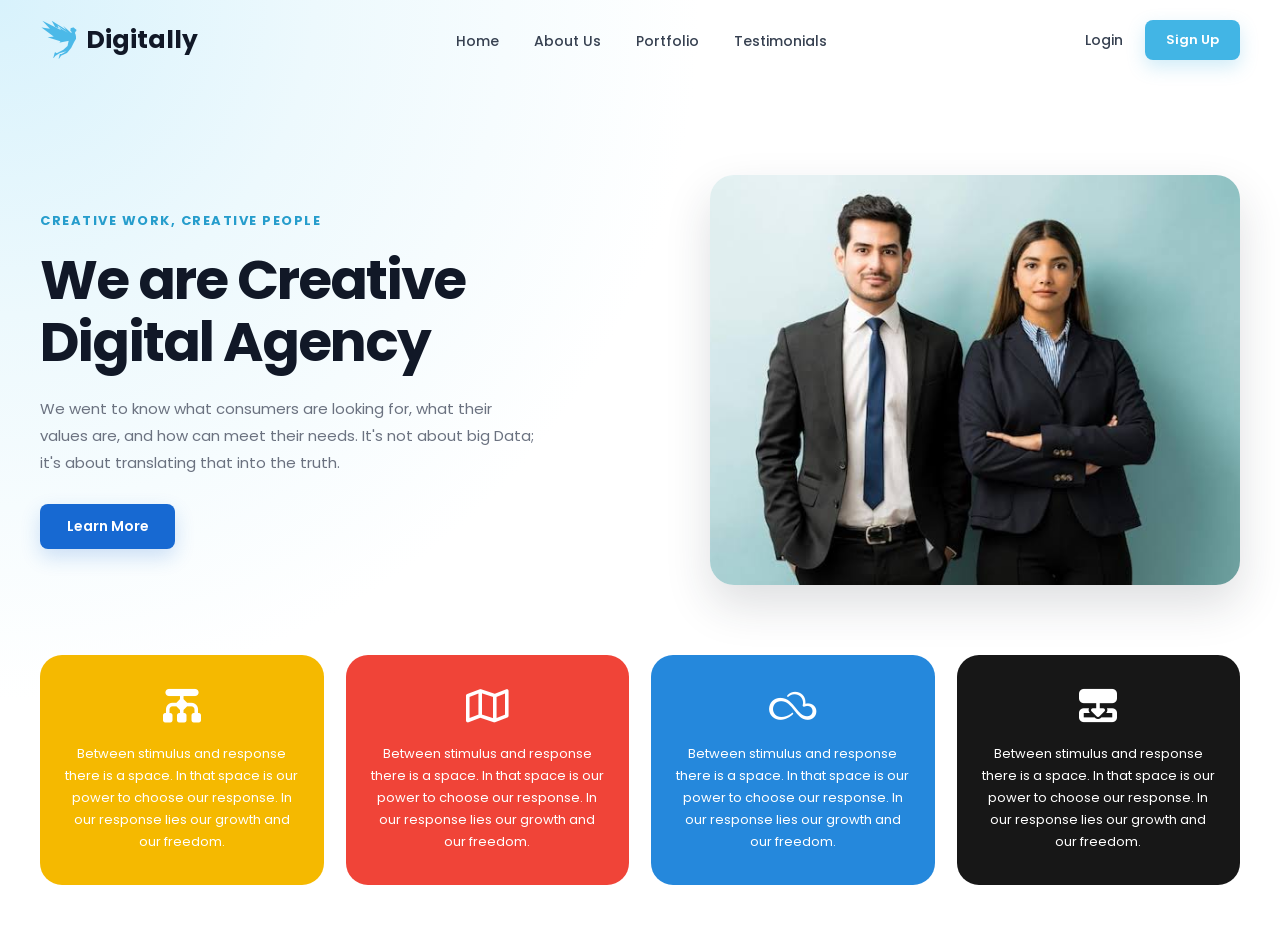
<file: Landing Page/index.html>
<!doctype html>
<html lang="en">
  <head>
    <meta charset="UTF-8" />
    <meta name="viewport" content="width=device-width, initial-scale=1.0" />
    <title>Web-p1</title>
    <link rel="stylesheet" href="style.css" />
    <link
      rel="stylesheet"
      href="https://cdnjs.cloudflare.com/ajax/libs/font-awesome/6.7.2/css/all.min.css"/>
    <link rel="preconnect" href="https://fonts.googleapis.com" />
    <link rel="preconnect" href="https://fonts.gstatic.com" crossorigin />
    <link
      href="https://fonts.googleapis.com/css2?family=Poppins:ital,wght@0,100;0,200;0,300;0,400;0,500;0,600;0,700;0,800;0,900;1,100;1,200;1,300;1,400;1,500;1,600;1,700;1,800;1,900&display=swap"
      rel="stylesheet"
    />
  </head>
  <body>
    <nav>
      <div class="brand">
        <i class="fa-brands fa-studiovinari"></i>
        <h2 class="heading">Digitally</h2>
      </div>
      <ul class="main">
        <li><a href="#">Home</a></li>
        <li><a href="#">About Us</a></li>
        <li><a href="#">Portfolio</a></li>
        <li><a href="#">Testimonials</a></li>
      </ul>
      <div class="button">
        <a class="login" href="#">Login</a>
        <button class="sign"><a href="#">Sign Up</a></button>
      </div>
    </nav>
    <div class="section">
      <div class="text-content">
        <p class="creative-work">CREATIVE WORK, CREATIVE PEOPLE</p>
        <h1 class="digital-agency">We are Creative Digital Agency</h1>
        <p class="description">
          We went to know what consumers are looking for, what their values are,
          and how can meet their needs. It's not about big Data; it's about
          translating that into the truth.
        </p>
        <button class="learn">Learn More</button>
      </div>
      <div class="img-content">
        <img class="img" src="business.jpg" alt="" />
      </div>
    </div>
    <div class="menu-row">
      <div class="menu-col">
        <div class="yellow-box">
          <i class="fa-solid fa-chart-diagram"></i>
          <p>
            Between stimulus and response there is a space. In that space is our
            power to choose our response. In our response lies our growth and
            our freedom.
          </p>
        </div>
        <div class="red-box">
          <i class="fa-regular fa-map"></i>
          <p>
            Between stimulus and response there is a space. In that space is our
            power to choose our response. In our response lies our growth and
            our freedom.
          </p>
        </div>
        <div class="blue-box">
          <i class="fa-brands fa-skyatlas"></i>
          <p>
            Between stimulus and response there is a space. In that space is our
            power to choose our response. In our response lies our growth and
            our freedom.
          </p>
        </div>
        <div class="black-box">
          <i class="fa-solid fa-diagram-next"></i>
          <p>
            Between stimulus and response there is a space. In that space is our
            power to choose our response. In our response lies our growth and
            our freedom.
          </p>
        </div>
      </div>
    </div>
  </body>
</html>
</file>
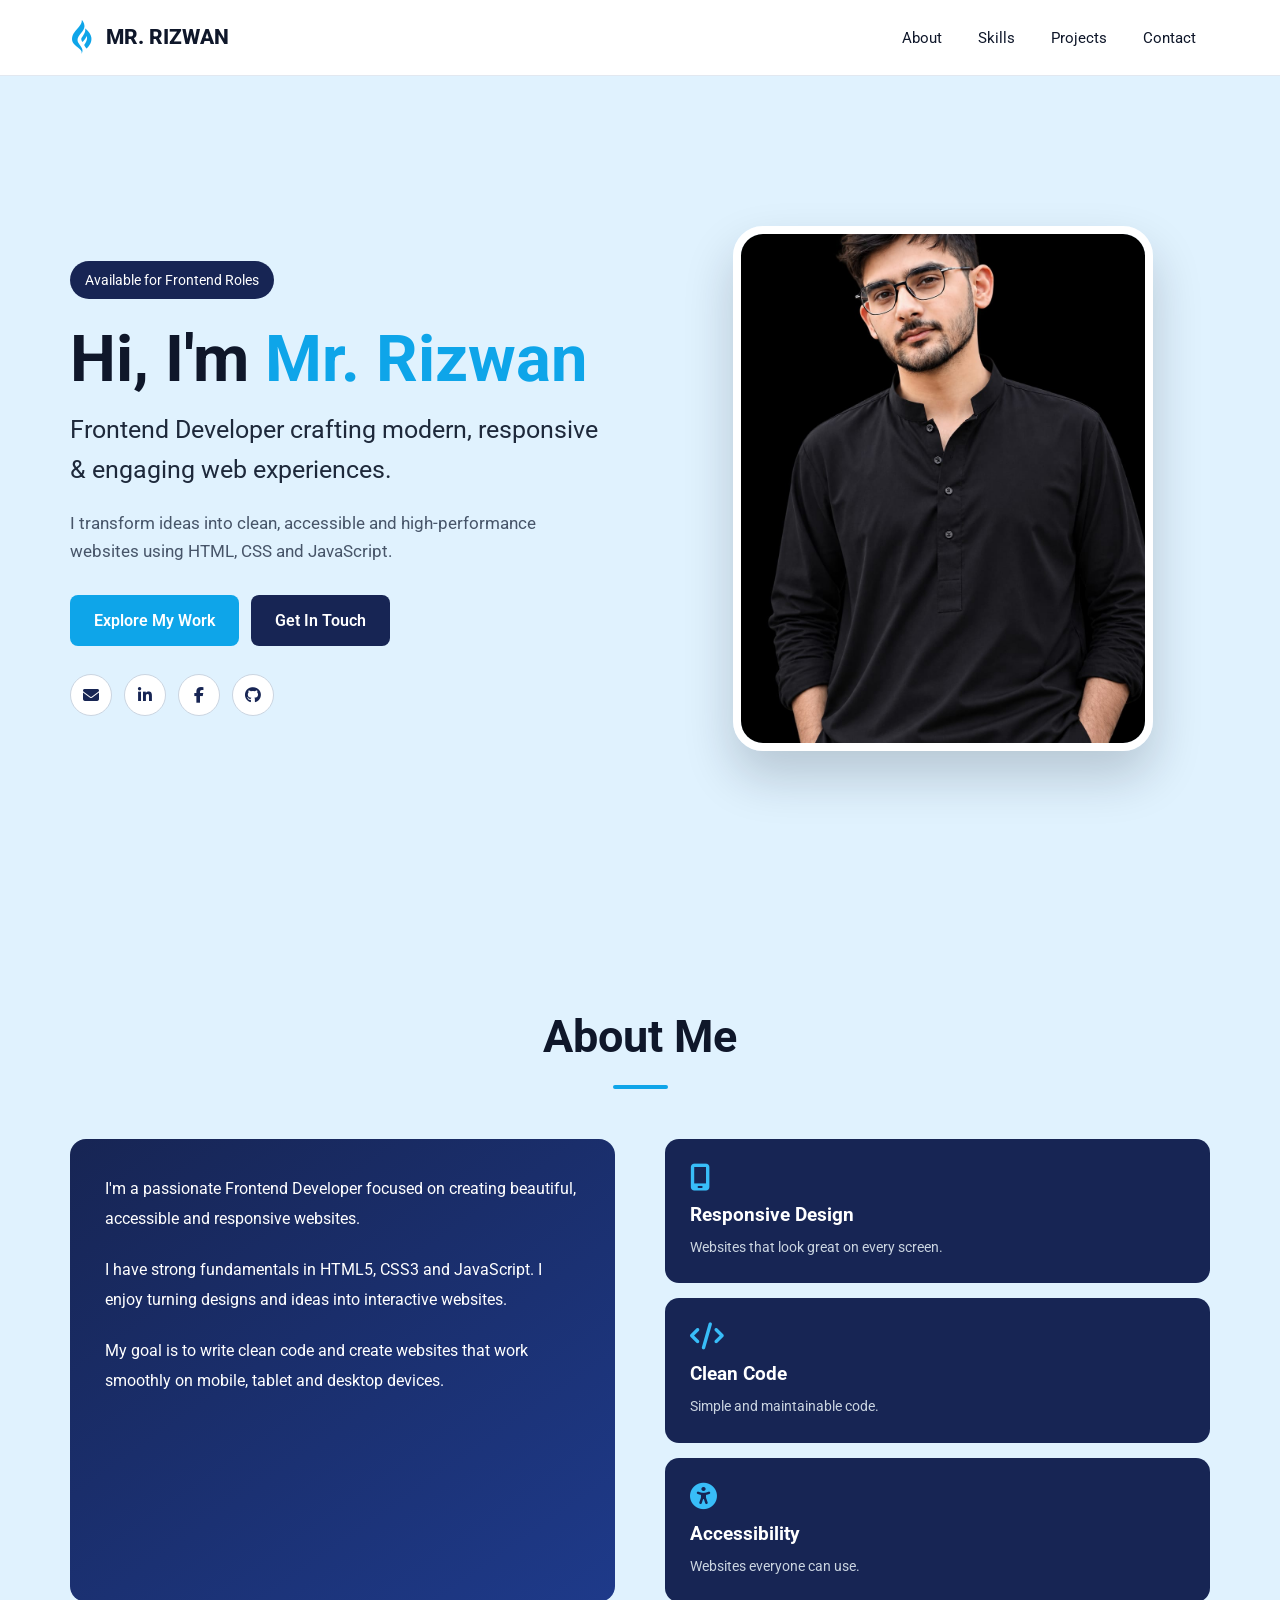
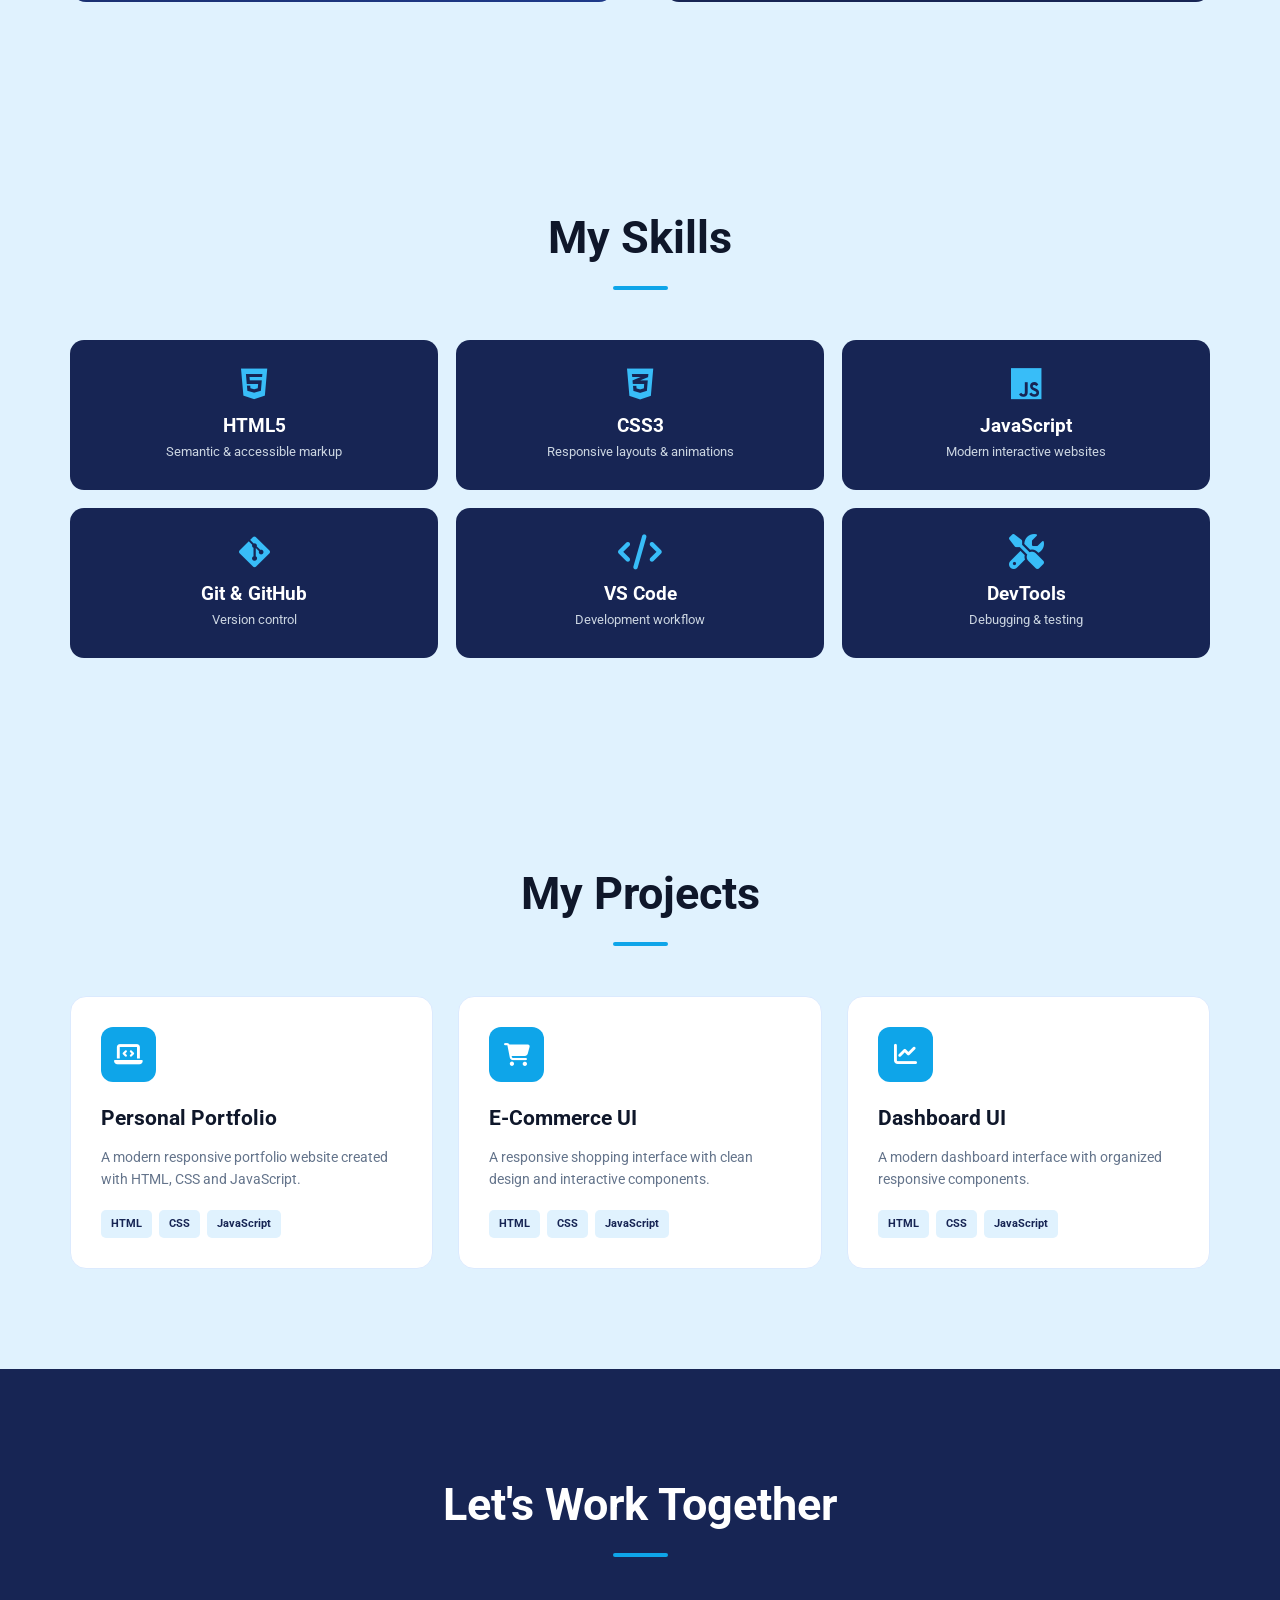
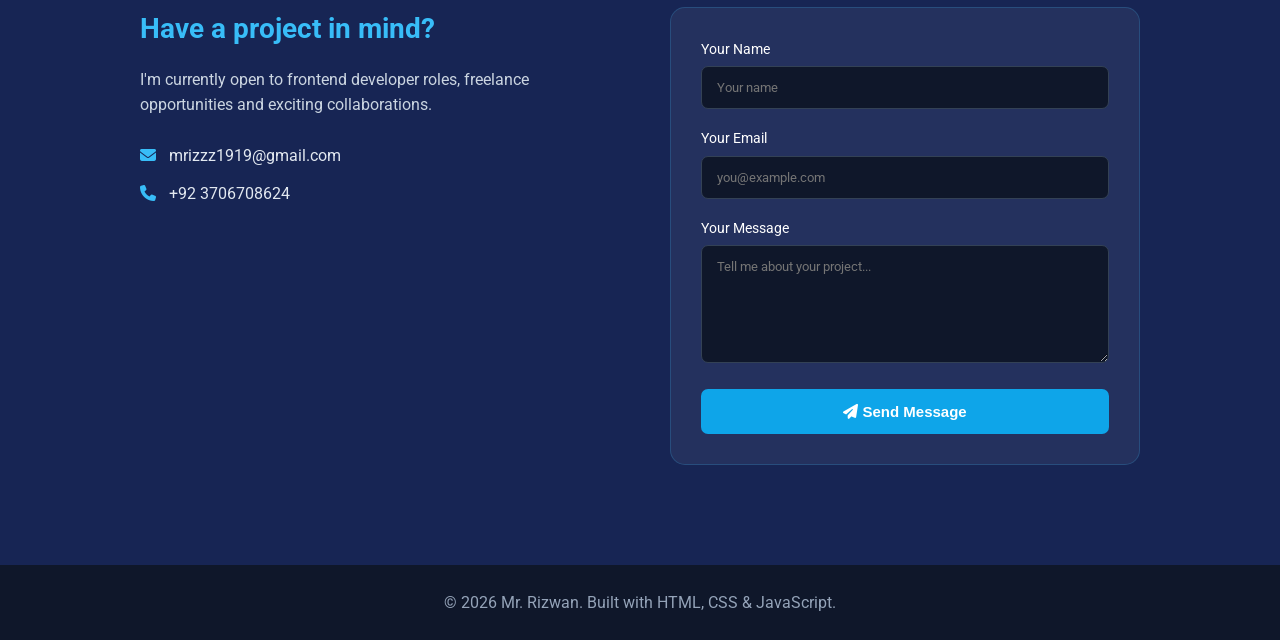
<file: Portfolio/index.html>
<!doctype html>

<html lang="en">

<head>
    <meta charset="UTF-8" />
    <meta name="viewport" content="width=device-width, initial-scale=1.0" />

    <meta name="description" content="Mr. Rizwan - Frontend Developer creating modern and responsive websites." />

    <title>Mr. Rizwan | Frontend Developer</title>

    <link href="https://fonts.googleapis.com/css2?family=Roboto:wght@300;400;500;700;900&display=swap"
        rel="stylesheet" />

    <link rel="stylesheet" href="https://cdnjs.cloudflare.com/ajax/libs/font-awesome/6.7.2/css/all.min.css" />
    <link rel="stylesheet" href="style.css" />
</head>

<body>

    <header>
        <nav>
            <a href="#home" class="logo">
                <i class="fa-brands fa-gripfire"></i>
                MR. RIZWAN
            </a>

            <div class="nav-links">
                <a href="#about">About</a>
                <a href="#skills">Skills</a>
                <a href="#projects">Projects</a>
                <a href="#contact">Contact</a>
            </div>
        </nav>
    </header>

    <section id="home" class="hero">
        <div class="hero-text">
            <span class="available"> Available for Frontend Roles </span>

            <h1>
                Hi, I'm
                <span>Mr. Rizwan</span>
            </h1>

            <h2>
                Frontend Developer crafting modern, responsive & engaging web
                experiences.
            </h2>

            <p>
                I transform ideas into clean, accessible and high-performance websites
                using HTML, CSS and JavaScript.
            </p>

            <div class="buttons">
                <a href="#projects" class="btn primary"> Explore My Work </a>

                <a href="#contact" class="btn secondary"> Get In Touch </a>
            </div>

            <div class="social">
                <a href="mailto:mrizzz1919@gmail.com" aria-label="Email">
                    <i class="fa-solid fa-envelope"></i>
                </a>

                <a href="#" aria-label="LinkedIn">
                    <i class="fa-brands fa-linkedin-in"></i>
                </a>

                <a href="#" aria-label="Facebook">
                    <i class="fa-brands fa-facebook-f"></i>
                </a>

                <a href="#" aria-label="GitHub">
                    <i class="fa-brands fa-github"></i>
                </a>
            </div>
        </div>

        <div class="hero-image">
            <img src="profilepic.jpeg" alt="Portrait of Mr. Rizwan" />
        </div>
    </section>

    <section id="about" class="section">
        <h2 class="section-title">About Me</h2>

        <div class="about">
            <div class="about-text">
                <p>
                    I'm a passionate Frontend Developer focused on creating beautiful,
                    accessible and responsive websites.
                </p>

                <p>
                    I have strong fundamentals in HTML5, CSS3 and JavaScript. I enjoy
                    turning designs and ideas into interactive websites.
                </p>

                <p>
                    My goal is to write clean code and create websites that work
                    smoothly on mobile, tablet and desktop devices.
                </p>
            </div>

            <div class="about-cards">
                <div class="card">
                    <i class="fa-solid fa-mobile-screen"></i>
                    <h3>Responsive Design</h3>
                    <p>Websites that look great on every screen.</p>
                </div>

                <div class="card">
                    <i class="fa-solid fa-code"></i>
                    <h3>Clean Code</h3>
                    <p>Simple and maintainable code.</p>
                </div>

                <div class="card">
                    <i class="fa-solid fa-universal-access"></i>
                    <h3>Accessibility</h3>
                    <p>Websites everyone can use.</p>
                </div>
            </div>
        </div>
    </section>

    <section id="skills" class="section">
        <h2 class="section-title">My Skills</h2>

        <div class="skills">
            <div class="skill">
                <i class="fa-brands fa-html5"></i>
                <h3>HTML5</h3>
                <p>Semantic & accessible markup</p>
            </div>

            <div class="skill">
                <i class="fa-brands fa-css3-alt"></i>
                <h3>CSS3</h3>
                <p>Responsive layouts & animations</p>
            </div>

            <div class="skill">
                <i class="fa-brands fa-js"></i>
                <h3>JavaScript</h3>
                <p>Modern interactive websites</p>
            </div>

            <div class="skill">
                <i class="fa-brands fa-git-alt"></i>
                <h3>Git & GitHub</h3>
                <p>Version control</p>
            </div>

            <div class="skill">
                <i class="fa-solid fa-code"></i>
                <h3>VS Code</h3>
                <p>Development workflow</p>
            </div>

            <div class="skill">
                <i class="fa-solid fa-screwdriver-wrench"></i>
                <h3>DevTools</h3>
                <p>Debugging & testing</p>
            </div>
        </div>
    </section>

    <section id="projects" class="section">
        <h2 class="section-title">My Projects</h2>

        <div class="projects">
            <div class="project">
                <div class="project-icon">
                    <i class="fa-solid fa-laptop-code"></i>
                </div>

                <h3>Personal Portfolio</h3>

                <p>
                    A modern responsive portfolio website created with HTML, CSS and
                    JavaScript.
                </p>

                <div class="tags">
                    <span>HTML</span>
                    <span>CSS</span>
                    <span>JavaScript</span>
                </div>
            </div>

            <div class="project">
                <div class="project-icon">
                    <i class="fa-solid fa-cart-shopping"></i>
                </div>

                <h3>E-Commerce UI</h3>

                <p>
                    A responsive shopping interface with clean design and interactive
                    components.
                </p>

                <div class="tags">
                    <span>HTML</span>
                    <span>CSS</span>
                    <span>JavaScript</span>
                </div>
            </div>

            <div class="project">
                <div class="project-icon">
                    <i class="fa-solid fa-chart-line"></i>
                </div>

                <h3>Dashboard UI</h3>

                <p>
                    A modern dashboard interface with organized responsive components.
                </p>

                <div class="tags">
                    <span>HTML</span>
                    <span>CSS</span>
                    <span>JavaScript</span>
                </div>
            </div>
        </div>
    </section>

    <section id="contact" class="contact">
        <h2 class="section-title">Let's Work Together</h2>

        <div class="contact-container">
            <div class="contact-info">
                <h3>Have a project in mind?</h3>

                <p>
                    I'm currently open to frontend developer roles, freelance
                    opportunities and exciting collaborations.
                </p>

                <a href="mailto:mrizzz1919@gmail.com">
                    <i class="fa-solid fa-envelope"></i>
                    mrizzz1919@gmail.com
                </a>

                <a href="tel:+923706708624">
                    <i class="fa-solid fa-phone"></i>
                    +92 3706708624
                </a>
            </div>

            <form action="https://formsubmit.co/mrizzz1919@gmail.com" method="POST" id="contact-form">
                <input type="hidden" name="_subject" value="New Portfolio Contact" />

                <input type="hidden" name="_captcha" value="false" />

                <label for="name">Your Name</label>

                <input type="text" id="name" name="name" placeholder="Your name" required />

                <label for="email">Your Email</label>

                <input type="email" id="email" name="email" placeholder="you@example.com" required />

                <label for="message">Your Message</label>

                <textarea id="message" name="message" rows="6" placeholder="Tell me about your project..."
                    required></textarea>

                <button type="submit">
                    <i class="fa-solid fa-paper-plane"></i>
                    Send Message
                </button>
            </form>
        </div>
    </section>

    <footer>
        <p>
            &copy; <span id="year"></span>
            Mr. Rizwan. Built with HTML, CSS & JavaScript.
        </p>
    </footer>

    <script>
        const year = document.getElementById("year");
        year.textContent = new Date().getFullYear();

        const form = document.getElementById("contact-form");

        form.addEventListener("submit", function () {
            const button = form.querySelector("button");

            button.innerHTML =
                '<i class="fa-solid fa-spinner fa-spin"></i> Sending...';

            button.disabled = true;
        });
    </script>
</body>

</html>
</file>
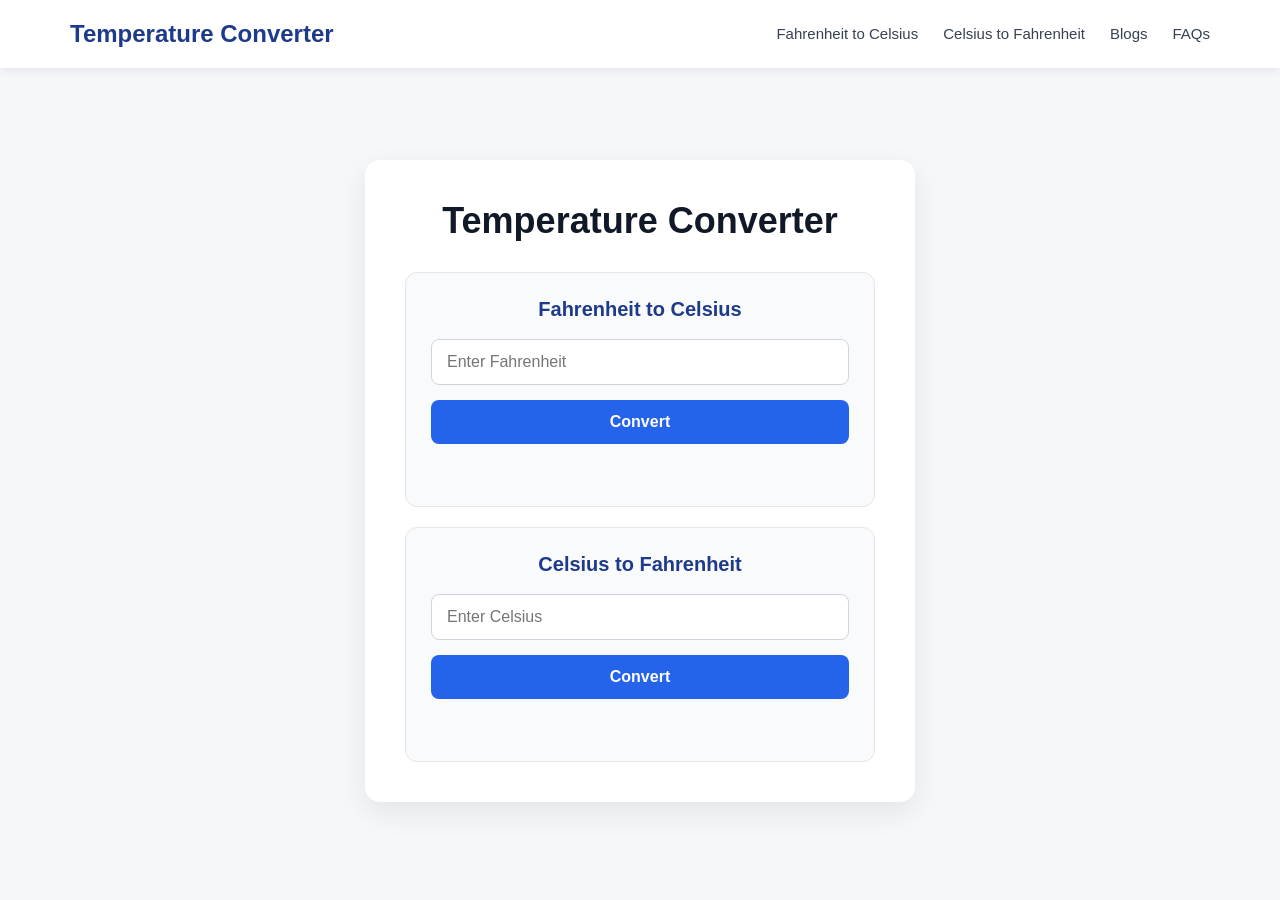
<file: Temperature converter/index.html>
<!doctype html>

<html lang="en">
  <head>
    <meta charset="UTF-8" />
    <meta name="viewport" content="width=device-width, initial-scale=1.0" />

    <title>Temperature Converter</title>

    <!-- CSS -->

    <link rel="stylesheet" href="style.css" />
  </head>

  <body>
    <!-- Navigation -->

    <section class="navigation">
      <nav class="nav-bar">
        <h1>Temperature Converter</h1>

        <ul class="nav-link">
          <li>
            <a href="#fahrenheit-box">Fahrenheit to Celsius</a>
          </li>

          <li>
            <a href="#celsius-box">Celsius to Fahrenheit</a>
          </li>

          <li>
            <a href="#">Blogs</a>
          </li>

          <li>
            <a href="#">FAQs</a>
          </li>
        </ul>
      </nav>

    </section>

    <!-- Temperature Converter -->

    <section class="scale">
      
      <div class="main">
        <h2>Temperature Converter</h2>

        <!-- Fahrenheit to Celsius -->
        <div class="converter-box" id="fahrenheit-box">
          <h3>Fahrenheit to Celsius</h3>

          <input type="number" id="fahrenheit" placeholder="Enter Fahrenheit" />

          <button type="button" id="convert">Convert</button>

          <p id="result1"></p>
        </div>

        <!-- Celsius to Fahrenheit -->
        <div class="converter-box" id="celsius-box">
          <h3>Celsius to Fahrenheit</h3>

          <input type="number" id="celsius" placeholder="Enter Celsius" />

          <button type="button" id="convert2">Convert</button>

          <p id="result2"></p>
        </div>
      </div>
    </section>

    <!-- JavaScript -->

    <script src="script.js"></script>
  </body>
</html>
</file>
<file: Landing Page/style.css>
* {
  margin: 0;
  padding: 0;
  box-sizing: border-box;
}

body {
  font-family: "Poppins", sans-serif;
  min-height: 100vh;
  background: radial-gradient(circle 700px at 0% 0%, #d8f2fc, #edf9fd 45%, #ffffff);
  color: #111827;
}

nav {
  width: 100%;
  max-width: 1250px;
  height: 80px;
  margin: 0 auto;
  padding: 0 25px;
  display: flex;
  justify-content: space-between;
  align-items: center;
}

.brand {
  display: flex;
  align-items: center;
  gap: 8px;
}

.fa-studiovinari {
  font-size: 38px;
  color: #4bb9e8;
}

.heading {
  font-size: 25px;
  font-weight: 700;
}

.main {
  display: flex;
  align-items: center;
  gap: 35px;
  list-style: none;
}

.main li a {
  text-decoration: none;
  color: #374151;
  font-size: 14px;
  font-weight: 500;
  transition: 0.3s;
}

.main li a:hover {
  color: #269dcc;
}

.button {
  display: flex;
  align-items: center;
  gap: 22px;
}

.login {
  text-decoration: none;
  color: #374151;
  font-size: 14px;
  font-weight: 500;
  transition: 0.3s;
}

.login:hover {
  color: #269dcc;
}

.sign {
  width: 95px;
  height: 40px;
  border: none;
  border-radius: 8px;
  background: #42b5e5;
  cursor: pointer;
  transition: 0.3s;
  box-shadow: 0 7px 18px rgba(66, 181, 229, 0.25);
}

.sign a {
  color: white;
  text-decoration: none;
  font-family: "Poppins", sans-serif;
  font-size: 13px;
  font-weight: 600;
}

.sign:hover {
  background: #269dcc;
  transform: translateY(-2px);
}

.section {
  width: 100%;
  max-width: 1250px;
  margin: 55px auto 0;
  padding: 40px 25px 70px;
  display: flex;
  align-items: center;
  gap: 70px;
}

.text-content {
  flex: 1;
}

.creative-work {
  margin-bottom: 18px;
  color: #269dcc;
  font-size: 13px;
  font-weight: 700;
  letter-spacing: 1.5px;
}

.digital-agency {
  max-width: 570px;
  font-size: 55px;
  line-height: 1.12;
  letter-spacing: -2px;
  font-weight: 700;
}

.description {
  max-width: 500px;
  margin-top: 22px;
  color: #6b7280;
  font-size: 15px;
  line-height: 1.8;
}

.learn {
  width: 135px;
  height: 45px;
  margin-top: 28px;
  border: none;
  border-radius: 8px;
  background: #1769d2;
  color: white;
  font-family: "Poppins", sans-serif;
  font-size: 14px;
  font-weight: 600;
  cursor: pointer;
  transition: 0.3s;
  box-shadow: 0 8px 20px rgba(23, 105, 210, 0.2);
}

.learn:hover {
  background: #1257b0;
  transform: translateY(-2px);
}

.img-content {
  flex: 1;
  display: flex;
  justify-content: flex-end;
}

.img {
  width: 100%;
  max-width: 530px;
  height: 410px;
  object-fit: cover;
  border-radius: 24px;
  box-shadow: 0 20px 45px rgba(31, 41, 55, 0.15);
}

.menu-row {
  width: 100%;
  max-width: 1250px;
  margin: 0 auto;
  padding: 0 25px 60px;
}

.menu-col {
  display: grid;
  grid-template-columns: repeat(4, 1fr);
  gap: 22px;
}

.yellow-box,
.red-box,
.blue-box,
.black-box {
  width: 100%;
  min-height: 230px;
  padding: 28px 24px;
  border-radius: 22px;
  color: white;
  text-align: center;
  display: flex;
  flex-direction: column;
  align-items: center;
  justify-content: center;
  transition: 0.3s;
}

.yellow-box {
  background: #f5b900;
}

.red-box {
  background: #f04438;
}

.blue-box {
  background: #2588dc;
}

.black-box {
  background: #171717;
}

.yellow-box:hover,
.red-box:hover,
.blue-box:hover,
.black-box:hover {
  transform: translateY(-7px);
}

.yellow-box i,
.red-box i,
.blue-box i,
.black-box i {
  margin-bottom: 18px;
  font-size: 38px;
}

.yellow-box p,
.red-box p,
.blue-box p,
.black-box p {
  font-size: 13px;
  line-height: 1.7;
}

@media (max-width: 1000px) {
  .main {
    gap: 20px;
  }

  .section {
    gap: 40px;
  }

  .digital-agency {
    font-size: 45px;
  }

  .menu-col {
    grid-template-columns: repeat(2, 1fr);
  }
}

@media (max-width: 768px) {
  nav {
    height: auto;
    padding: 20px;
    flex-wrap: wrap;
    gap: 20px;
  }

  .main {
    order: 3;
    width: 100%;
    justify-content: center;
  }

  .section {
    margin-top: 30px;
    padding: 30px 20px 60px;
    flex-direction: column;
    text-align: center;
  }

  .digital-agency {
    font-size: 42px;
    letter-spacing: -1px;
  }

  .description {
    margin-left: auto;
    margin-right: auto;
  }

  .img-content {
    width: 100%;
    justify-content: center;
  }

  .img {
    height: 350px;
  }

  .menu-row {
    padding: 0 20px 50px;
  }
}

@media (max-width: 550px) {
  .heading {
    font-size: 22px;
  }

  .fa-studiovinari {
    font-size: 32px;
  }

  .main {
    flex-wrap: wrap;
    gap: 15px;
  }

  .main li a {
    font-size: 12px;
  }

  .button {
    gap: 12px;
  }

  .login {
    font-size: 12px;
  }

  .sign {
    width: 80px;
  }

  .digital-agency {
    font-size: 35px;
  }

  .description {
    font-size: 14px;
  }

  .menu-col {
    grid-template-columns: 1fr;
  }

  .yellow-box,
  .red-box,
  .blue-box,
  .black-box {
    min-height: 200px;
  }
}
</file>
<file: Portfolio/style.css>
/* =========================
   RESET
========================= */

* {
    margin: 0;
    padding: 0;
    box-sizing: border-box;
}

html {
    scroll-behavior: smooth;
}

body {
    font-family: "Roboto", sans-serif;
    background: #e0f2fe;
    color: #0f172a;
    line-height: 1.6;
}

a {
    text-decoration: none;
    color: inherit;
}

img {
    max-width: 100%;
    display: block;
}

/* =========================
   HEADER
========================= */

header {
    position: sticky;
    top: 0;
    z-index: 1000;

    background: white;

    border-bottom: 1px solid #e2e8f0;
}

nav {
    max-width: 1200px;
    min-height: 75px;

    margin: auto;
    padding: 0 30px;

    display: flex;
    align-items: center;
    justify-content: space-between;
}

.logo {
    display: flex;
    align-items: center;
    gap: 10px;

    font-size: 21px;
    font-weight: 800;
}

.logo i {
    color: #0ea5e9;
    font-size: 35px;
}

.nav-links {
    display: flex;
    gap: 8px;
}

.nav-links a {
    padding: 10px 14px;

    border-radius: 7px;

    font-size: 15px;

    transition: 0.3s;
}

.nav-links a:hover {
    color: #0284c7;
    background: #e0f2fe;
}

/* =========================
   HERO
========================= */

.hero {
    max-width: 1200px;
    min-height: calc(100vh - 75px);

    margin: auto;
    padding: 80px 30px;

    display: flex;
    align-items: center;

    gap: 70px;
}

.hero-text {
    flex: 1;
}

.available {
    display: inline-block;

    padding: 8px 15px;

    color: white;
    background: #172554;

    border-radius: 30px;

    font-size: 14px;
}

.hero h1 {
    margin: 25px 0 15px;

    font-size: clamp(42px, 6vw, 65px);
    line-height: 1.1;
}

.hero h1 span {
    color: #0ea5e9;
}

.hero h2 {
    max-width: 650px;

    margin-bottom: 20px;

    color: #1e293b;

    font-size: 25px;
    font-weight: 400;
}

.hero p {
    max-width: 650px;

    margin-bottom: 30px;

    color: #475569;

    font-size: 17px;
}

/* =========================
   BUTTONS
========================= */

.buttons {
    display: flex;
    gap: 12px;
    flex-wrap: wrap;
}

.btn {
    padding: 13px 24px;

    border-radius: 8px;

    font-weight: 600;

    transition: 0.3s;
}

.primary {
    color: white;
    background: #0ea5e9;
}

.primary:hover {
    background: #0284c7;
    transform: translateY(-3px);
}

.secondary {
    color: white;
    background: #172554;
}

.secondary:hover {
    background: #1e3a8a;
    transform: translateY(-3px);
}

/* =========================
   SOCIAL
========================= */

.social {
    display: flex;
    gap: 12px;

    margin-top: 28px;
}

.social a {
    width: 42px;
    height: 42px;

    display: flex;
    align-items: center;
    justify-content: center;

    background: white;

    border: 1px solid #cbd5e1;
    border-radius: 50%;

    color: #172554;

    transition: 0.3s;
}

.social a:hover {
    color: white;
    background: #0ea5e9;

    transform: translateY(-4px);
}

/* =========================
   HERO IMAGE
========================= */

.hero-image {
    flex: 1;

    display: flex;
    justify-content: center;
}

.hero-image img {
    width: min(100%, 420px);

    aspect-ratio: 4 / 5;

    object-fit: cover;

    border: 8px solid white;
    border-radius: 30px;

    box-shadow: 0 25px 50px rgba(15, 23, 42, 0.2);

    transition: 0.3s;
}

.hero-image img:hover {
    transform: translateY(-8px);
}

/* =========================
   GENERAL SECTIONS
========================= */

.section {
    max-width: 1200px;

    margin: auto;

    padding: 100px 30px;
}

.section-title {
    margin-bottom: 50px;

    text-align: center;

    font-size: 45px;
}

.section-title::after {
    content: "";

    display: block;

    width: 55px;
    height: 4px;

    margin: 12px auto;

    background: #0ea5e9;

    border-radius: 10px;
}

/* =========================
   ABOUT
========================= */

.about {
    display: grid;

    grid-template-columns: 1fr 1fr;

    gap: 50px;
}

.about-text {
    padding: 35px;

    color: white;

    background: linear-gradient(145deg, #172554, #1e3a8a);

    border-radius: 16px;

    line-height: 1.9;
}

.about-text p {
    margin-bottom: 20px;
}

.about-text p:last-child {
    margin-bottom: 0;
}

.about-cards {
    display: flex;
    flex-direction: column;

    gap: 15px;
}

.card {
    padding: 25px;

    color: white;

    background: #172554;

    border-radius: 14px;

    transition: 0.3s;
}

.card:hover {
    transform: translateX(5px);

    background: #1e3a8a;
}

.card i {
    margin-bottom: 10px;

    color: #38bdf8;

    font-size: 27px;
}

.card h3 {
    margin-bottom: 5px;
}

.card p {
    color: #cbd5e1;

    font-size: 14px;
}

/* =========================
   SKILLS
========================= */

.skills {
    display: grid;

    grid-template-columns: repeat(3, 1fr);

    gap: 18px;
}

.skill {
    min-height: 150px;

    padding: 25px;

    display: flex;
    flex-direction: column;
    align-items: center;
    justify-content: center;

    text-align: center;

    color: white;

    background: #172554;

    border-radius: 14px;

    transition: 0.3s;
}

.skill:hover {
    background: #1e3a8a;

    transform: translateY(-5px);
}

.skill i {
    margin-bottom: 10px;

    color: #38bdf8;

    font-size: 35px;
}

.skill p {
    color: #cbd5e1;

    font-size: 13px;
}

/* =========================
   PROJECTS
========================= */

.projects {
    display: grid;

    grid-template-columns: repeat(3, 1fr);

    gap: 25px;
}

.project {
    padding: 30px;

    background: white;

    border: 1px solid #dbeafe;

    border-radius: 16px;

    transition: 0.3s;
}

.project:hover {
    transform: translateY(-7px);

    border-color: #0ea5e9;

    box-shadow: 0 20px 40px rgba(15, 23, 42, 0.12);
}

.project-icon {
    width: 55px;
    height: 55px;

    margin-bottom: 20px;

    display: flex;
    align-items: center;
    justify-content: center;

    color: white;

    background: #0ea5e9;

    border-radius: 12px;

    font-size: 23px;
}

.project h3 {
    margin-bottom: 10px;

    font-size: 21px;
}

.project p {
    margin-bottom: 20px;

    color: #64748b;

    font-size: 14px;
}

.tags {
    display: flex;
    gap: 7px;
    flex-wrap: wrap;
}

.tags span {
    padding: 5px 10px;

    color: #172554;
    background: #e0f2fe;

    border-radius: 5px;

    font-size: 11px;
    font-weight: 700;
}

/* =========================
   CONTACT
========================= */

.contact {
    padding: 100px 30px;

    color: white;

    background: #172554;
}

.contact-container {
    max-width: 1000px;

    margin: auto;

    display: grid;

    grid-template-columns: 1fr 1fr;

    gap: 60px;
}

.contact-info h3 {
    margin-bottom: 15px;

    color: #38bdf8;

    font-size: 28px;
}

.contact-info p {
    margin-bottom: 25px;

    color: #cbd5e1;
}

.contact-info a {
    display: block;

    margin: 12px 0;

    color: #e2e8f0;

    transition: 0.3s;
}

.contact-info a:hover {
    color: #38bdf8;
}

.contact-info i {
    width: 25px;

    color: #38bdf8;
}

/* =========================
   FORM
========================= */

form {
    padding: 30px;

    background: rgba(255, 255, 255, 0.06);

    border: 1px solid rgba(56, 189, 248, 0.2);

    border-radius: 15px;
}

form label {
    display: block;

    margin-bottom: 6px;

    font-size: 14px;
}

form input,
form textarea {
    width: 100%;

    margin-bottom: 18px;

    padding: 13px 15px;

    color: white;

    background: #0f172a;

    border: 1px solid #334155;

    border-radius: 7px;

    outline: none;

    font-family: inherit;
}

form textarea {
    resize: vertical;
}

form input:focus,
form textarea:focus {
    border-color: #38bdf8;

    box-shadow: 0 0 0 3px rgba(56, 189, 248, 0.1);
}

form button {
    width: 100%;

    padding: 14px;

    color: white;

    background: #0ea5e9;

    border: none;

    border-radius: 7px;

    font-size: 15px;
    font-weight: 700;

    cursor: pointer;

    transition: 0.3s;
}

form button:hover {
    background: #0284c7;
}

/* =========================
   FOOTER
========================= */

footer {
    padding: 25px;

    color: #94a3b8;

    background: #0f172a;

    text-align: center;
}

/* =========================
   MOBILE
========================= */

@media (max-width: 800px) {
    nav {
        padding: 15px 20px;

        flex-direction: column;

        gap: 15px;
    }

    .nav-links {
        flex-wrap: wrap;

        justify-content: center;
    }

    .hero {
        padding: 70px 20px;

        flex-direction: column;

        text-align: center;
    }

    .hero h2,
    .hero p {
        margin-left: auto;
        margin-right: auto;
    }

    .buttons,
    .social {
        justify-content: center;
    }

    .hero-image {
        width: 100%;
    }

    .about,
    .contact-container {
        grid-template-columns: 1fr;
    }

    .skills {
        grid-template-columns: repeat(2, 1fr);
    }

    .projects {
        grid-template-columns: 1fr;
    }

    .section {
        padding: 80px 20px;
    }
}

@media (max-width: 500px) {
    .logo {
        font-size: 18px;
    }

    .nav-links a {
        padding: 6px 8px;

        font-size: 12px;
    }

    .hero h1 {
        font-size: 40px;
    }

    .hero h2 {
        font-size: 20px;
    }

    .section-title {
        font-size: 35px;
    }

    .skills {
        grid-template-columns: 1fr;
    }

    .buttons {
        flex-direction: column;
    }

    .btn {
        width: 100%;
    }
}
</file>
<file: Temperature converter/style.css>
* {
  margin: 0;
  padding: 0;
  box-sizing: border-box;
  }

html {
scroll-behavior: smooth;
}

body {
font-family: Arial, Helvetica, sans-serif;
background-color: #f5f7fa;
color: #1f2937;
}

/* =========================
Navigation
========================= */

.navigation {
background-color: #ffffff;
box-shadow: 0 2px 10px rgba(0, 0, 0, 0.08);
}

.nav-bar {
max-width: 1200px;
margin: auto;
padding: 20px 30px;

display: flex;
justify-content: space-between;
align-items: center;
}

.nav-bar h1 {
font-size: 24px;
color: #1e3a8a;
}

.nav-link {
display: flex;
align-items: center;
gap: 25px;

list-style: none;
}

.nav-link li a {
text-decoration: none;
color: #374151;

font-size: 15px;
font-weight: 500;

transition: color 0.3s ease;
}

.nav-link li a:hover {
color: #2563eb;
}

/* =========================
Main Section
========================= */

.scale {
min-height: calc(100vh - 75px);

display: flex;
justify-content: center;
align-items: center;

padding: 50px 20px;
}

.main {
width: 100%;
max-width: 550px;

padding: 40px;

background-color: #ffffff;

border-radius: 15px;

box-shadow: 0 10px 30px rgba(0, 0, 0, 0.08);

text-align: center;
}

.main h2 {
margin-bottom: 30px;

font-size: 36px;
color: #111827;
}

/* =========================
Converter Boxes
========================= */

.converter-box {
padding: 25px;
margin-bottom: 20px;

background-color: #f9fafb;

border: 1px solid #e5e7eb;
border-radius: 12px;
}

.converter-box:last-child {
margin-bottom: 0;
}

.converter-box h3 {
margin-bottom: 18px;

font-size: 20px;
color: #1e3a8a;
}

/* =========================
Input
========================= */

.converter-box input {
width: 100%;

padding: 13px 15px;

border: 1px solid #d1d5db;
border-radius: 8px;

outline: none;

font-size: 16px;

transition: 0.3s ease;
}

.converter-box input:focus {
border-color: #2563eb;

box-shadow: 0 0 0 3px rgba(37, 99, 235, 0.1);
}

/* =========================
Button
========================= */

.converter-box button {
width: 100%;

margin-top: 15px;
padding: 13px;

border: none;
border-radius: 8px;

background-color: #2563eb;
color: #ffffff;

font-size: 16px;
font-weight: 600;

cursor: pointer;

transition: 0.3s ease;
}

.converter-box button:hover {
background-color: #1d4ed8;
}

.converter-box button:active {
transform: scale(0.98);
}

/* =========================
Result
========================= */

.converter-box p {
min-height: 22px;

margin-top: 15px;

font-size: 18px;
font-weight: 600;

color: #2563eb;
}

/* =========================
Responsive Design
========================= */

@media (max-width: 800px) {

.nav-bar {
flex-direction: column;
gap: 20px;
}

.nav-link {
flex-wrap: wrap;
justify-content: center;
}

}

@media (max-width: 500px) {

.main {
padding: 25px 20px;
}

.main h2 {
font-size: 28px;
}

.nav-link {
gap: 15px;
}

.nav-link li a {
font-size: 14px;
}

}
</file>
